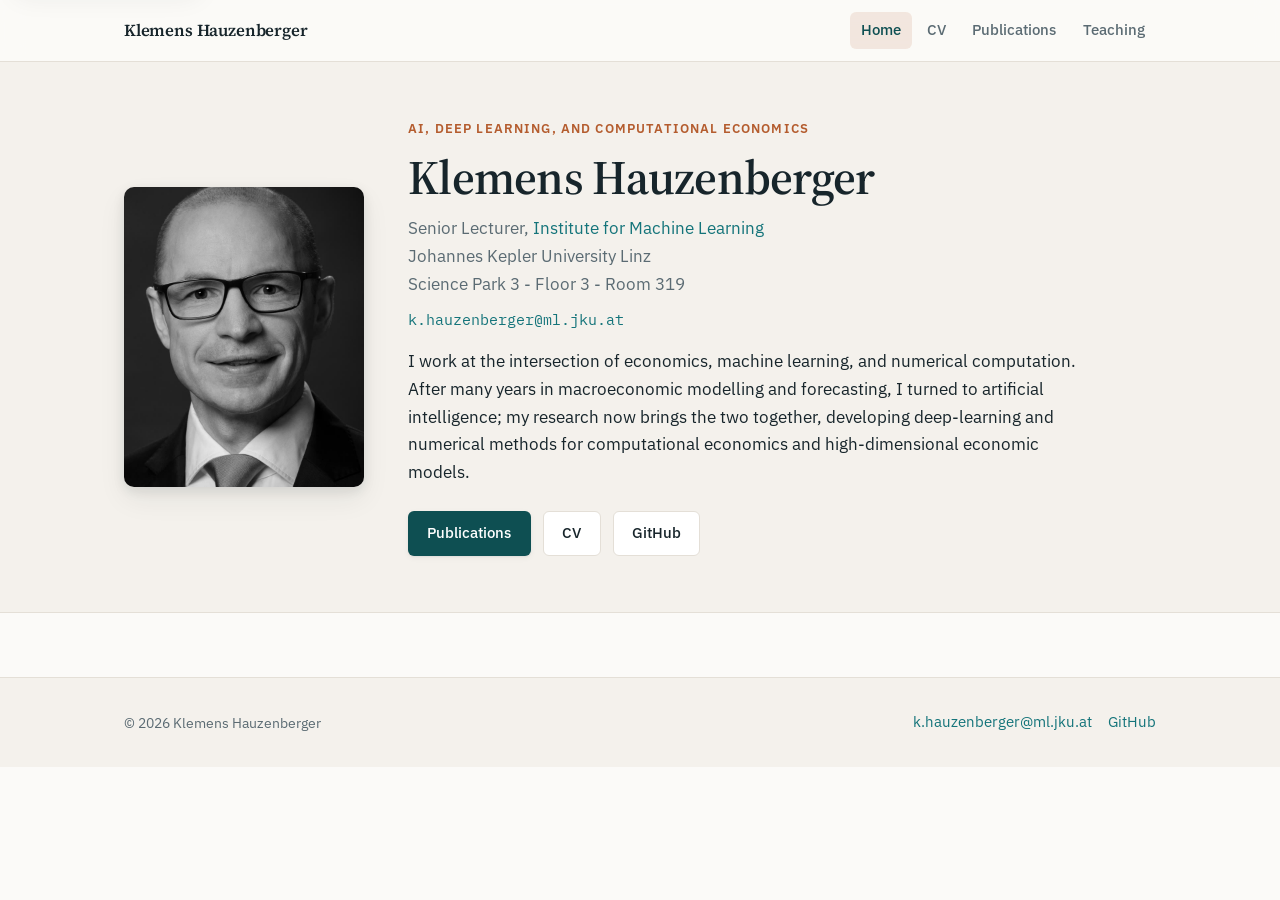
<file: index.html>
<!DOCTYPE html>
<html lang="en">
<head>
<meta charset="UTF-8">
<meta name="viewport" content="width=device-width, initial-scale=1.0">
<title>Klemens Hauzenberger | Scientific Machine Learning & Computational Economics</title>
<meta name="description" content="Personal website of Klemens Hauzenberger.">
<link rel="canonical" href="https://kle-hauzenberg.github.io/">
<meta property="og:site_name" content="Klemens Hauzenberger">
<meta property="og:title" content="Klemens Hauzenberger | Scientific Machine Learning & Computational Economics">
<meta property="og:description" content="Personal website of Klemens Hauzenberger.">
<meta property="og:type" content="website">
<meta property="og:url" content="https://kle-hauzenberg.github.io/">
<meta property="og:image" content="https://kle-hauzenberg.github.io/assets/portrait-share.jpg">
<meta property="og:image:alt" content="Portrait of Klemens Hauzenberger">
<meta name="twitter:card" content="summary_large_image">
<meta name="twitter:image" content="https://kle-hauzenberg.github.io/assets/portrait-share.jpg">
<link rel="icon" href="assets/favicon.svg" type="image/svg+xml">
<link rel="preconnect" href="https://fonts.googleapis.com">
<link rel="preconnect" href="https://fonts.gstatic.com" crossorigin>
<link href="https://fonts.googleapis.com/css2?family=IBM+Plex+Sans:wght@400;500;600&family=IBM+Plex+Mono:wght@400;500&family=Source+Serif+4:opsz,wght@8..60,400;8..60,600&display=swap" rel="stylesheet">
<link rel="stylesheet" href="style.css">
<script src="script.js" defer></script>
</head>
<body>
<a class="skip-link" href="#main">Skip to main content</a>

<nav class="navbar">
  <div class="navbar-inner">
    <a href="index.html" class="nav-brand">Klemens Hauzenberger</a>
    <button class="nav-toggle" type="button" aria-label="Toggle navigation" aria-controls="site-nav" aria-expanded="false">&#9776;</button>
    <ul class="nav-links" id="site-nav">
      <li><a href="index.html" class="active">Home</a></li>
      <li><a href="cv.html">CV</a></li>
      <li><a href="publications.html">Publications</a></li>
      <li><a href="teaching.html">Teaching</a></li>
    </ul>
  </div>
</nav>

<main id="main" class="main-flush">
<header class="hero">
  <div class="hero-inner">
    <img src="assets/portrait.jpg" alt="Klemens Hauzenberger" class="hero-photo" width="240" height="300" fetchpriority="high">
    <div class="hero-text">
      <p class="eyebrow">AI, Deep Learning, and Computational Economics</p>
      <h1>Klemens Hauzenberger</h1>
      <p class="subtitle">Senior Lecturer, <a href="https://www.jku.at/en/institute-for-machine-learning/" target="_blank" rel="noopener noreferrer">Institute for Machine Learning</a></p>
      <p class="subtitle muted">Johannes Kepler University Linz</p>
      <p class="subtitle muted">Science Park 3 - Floor 3 - Room 319 </p>
      <p class="hero-email"><a href="mailto:k.hauzenberger@ml.jku.at">k.hauzenberger@ml.jku.at</a></p>
      <p class="hero-lede">
        I work at the intersection of economics, machine learning, and numerical computation. After many years in macroeconomic modelling and forecasting, I turned to artificial intelligence; my research now brings the two together, developing deep-learning and numerical methods for computational economics and high-dimensional economic models.
      </p>
      <div class="hero-actions">
        <a class="button button-primary" href="publications.html">Publications</a>
        <a class="button button-secondary" href="cv.html">CV</a>
        <a class="button button-secondary" href="https://github.com/kle-hauzenberg" target="_blank" rel="noopener noreferrer">GitHub</a>
      </div>
    </div>
  </div>
</header>
</main>

<footer class="site-footer">
  <div class="footer-inner">
    <p class="small muted">&copy; <span data-year>2026</span> Klemens Hauzenberger</p>
    <ul class="footer-links">
      <li><a href="mailto:k.hauzenberger@ml.jku.at">k.hauzenberger@ml.jku.at</a></li>
      <li><a href="https://github.com/kle-hauzenberg" target="_blank" rel="noopener noreferrer">GitHub</a></li>
    </ul>
  </div>
</footer>
</body>
</html>
</file>
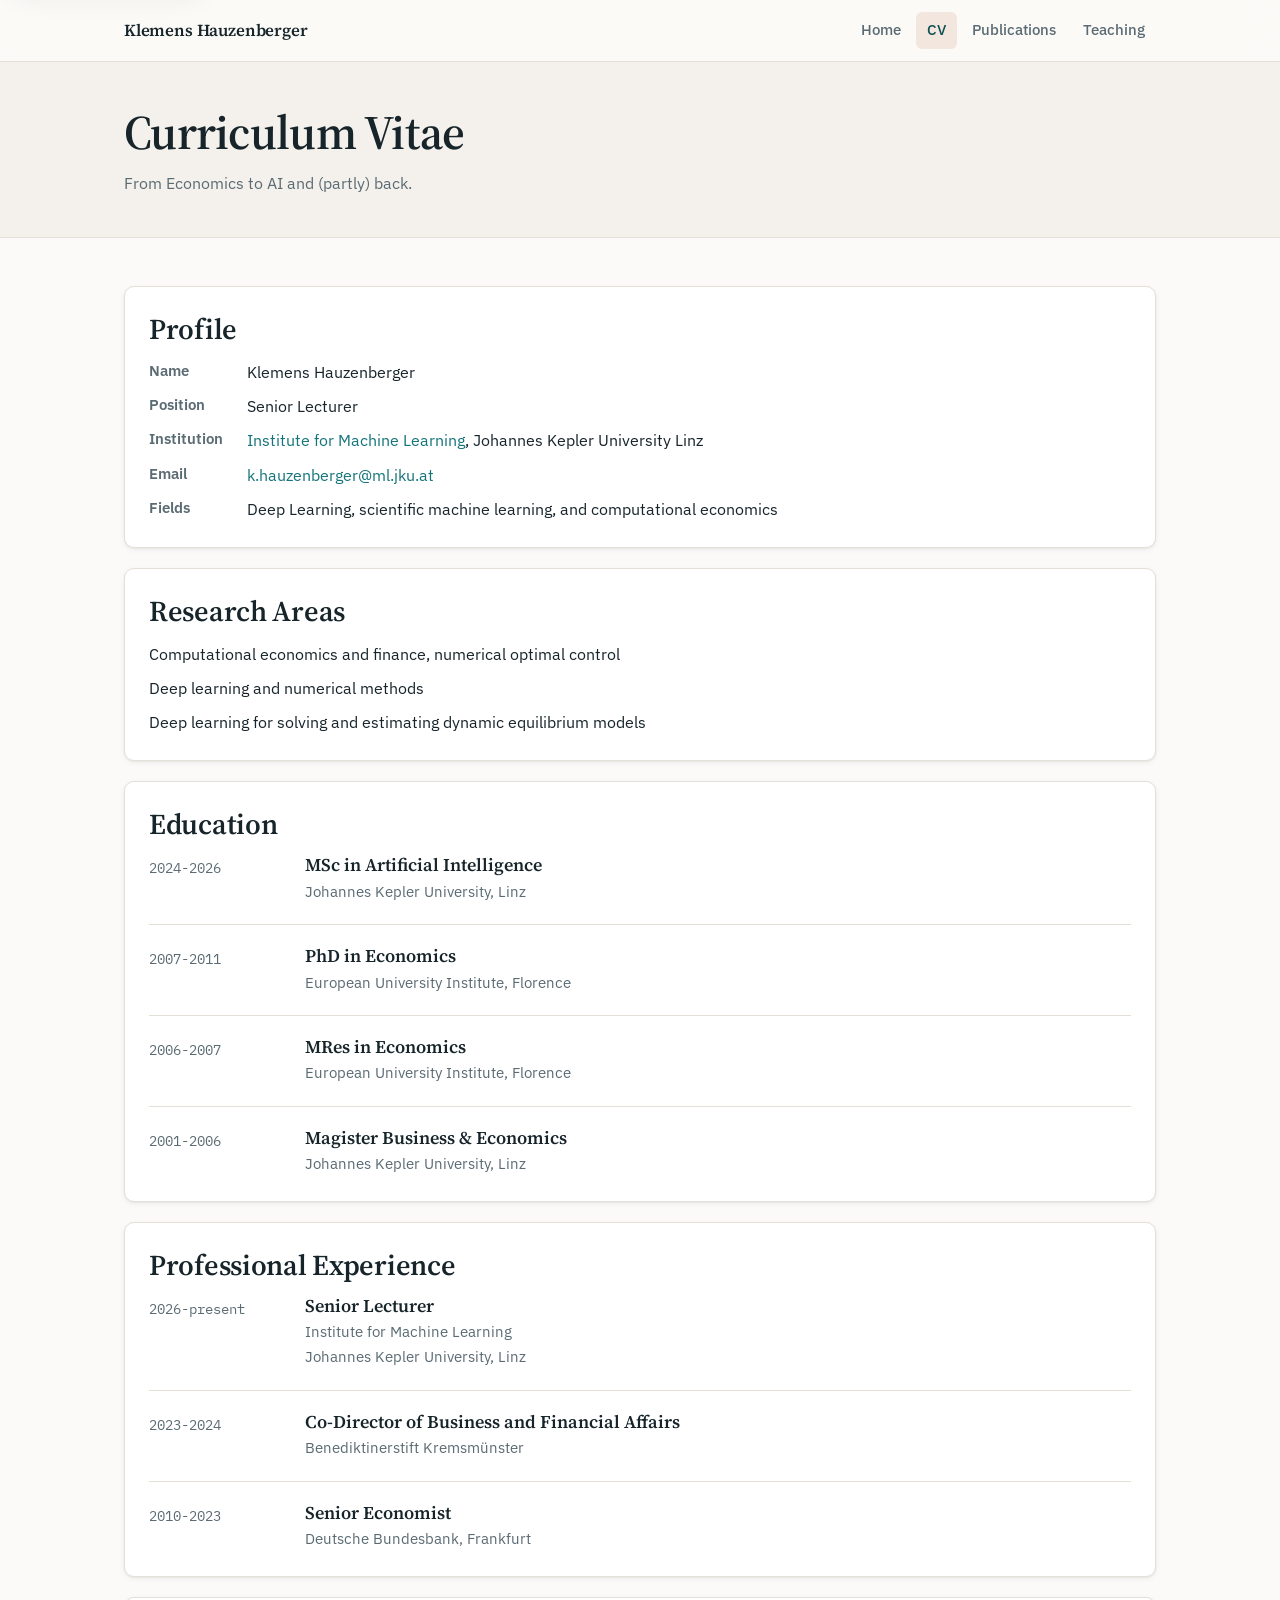
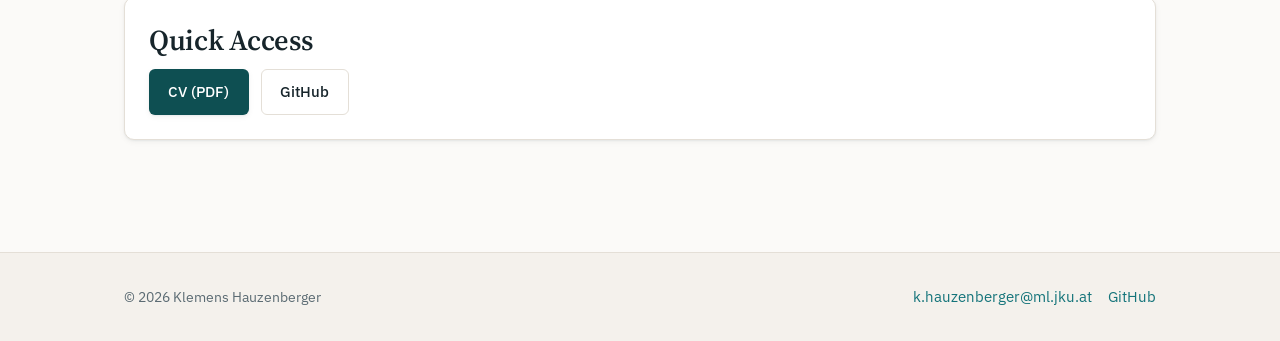
<file: cv.html>
<!DOCTYPE html>
<html lang="en">
<head>
<meta charset="UTF-8">
<meta name="viewport" content="width=device-width, initial-scale=1.0">
<title>CV | Klemens Hauzenberger</title>
<meta name="description" content="Curriculum vitae of Klemens Hauzenberger: education, research experience, and technical skills.">
<link rel="canonical" href="https://kle-hauzenberg.github.io/cv.html">
<meta property="og:site_name" content="Klemens Hauzenberger">
<meta property="og:title" content="CV | Klemens Hauzenberger">
<meta property="og:description" content="Curriculum vitae of Klemens Hauzenberger: education, research experience, and technical skills.">
<meta property="og:type" content="website">
<meta property="og:url" content="https://kle-hauzenberg.github.io/cv.html">
<meta name="twitter:card" content="summary">
<link rel="icon" href="assets/favicon.svg" type="image/svg+xml">
<link rel="preconnect" href="https://fonts.googleapis.com">
<link rel="preconnect" href="https://fonts.gstatic.com" crossorigin>
<link href="https://fonts.googleapis.com/css2?family=IBM+Plex+Sans:wght@400;500;600&family=IBM+Plex+Mono:wght@400;500&family=Source+Serif+4:opsz,wght@8..60,400;8..60,600&display=swap" rel="stylesheet">
<link rel="stylesheet" href="style.css">
<script src="script.js" defer></script>
</head>
<body>
<a class="skip-link" href="#main">Skip to main content</a>

<nav class="navbar">
  <div class="navbar-inner">
    <a href="index.html" class="nav-brand">Klemens Hauzenberger</a>
    <button class="nav-toggle" type="button" aria-label="Toggle navigation" aria-controls="site-nav" aria-expanded="false">&#9776;</button>
    <ul class="nav-links" id="site-nav">
      <li><a href="index.html">Home</a></li>
      <li><a href="cv.html" class="active">CV</a></li>
      <li><a href="publications.html">Publications</a></li>
      <li><a href="teaching.html">Teaching</a></li>
    </ul>
  </div>
</nav>

<header class="page-header">
  <div class="page-header-inner">
    <h1>Curriculum Vitae</h1>
    <p>From Economics to AI and (partly) back.</p>
  </div>
</header>

<main id="main" class="wrap">

  <section class="card">
    <h2>Profile</h2>
    <dl class="info-grid">
      <dt>Name</dt><dd>Klemens Hauzenberger</dd>
      <dt>Position</dt><dd>Senior Lecturer</dd>
      <dt>Institution</dt><dd><a href="https://www.jku.at/en/institute-for-machine-learning/" target="_blank" rel="noopener noreferrer">Institute for Machine Learning</a>, Johannes Kepler University Linz</dd>
      <dt>Email</dt><dd><a href="mailto:k.hauzenberger@ml.jku.at">k.hauzenberger@ml.jku.at</a></dd>
      <dt>Fields</dt><dd>Deep Learning, scientific machine learning, and computational economics</dd>
    </dl>
  </section>

  <section class="card">
    <h2>Research Areas</h2>
    <dl class="stack-sm">
      <dd>Computational economics and finance, numerical optimal control</dd>
      <dd>Deep learning and numerical methods</dd>
      <dd>Deep learning for solving and estimating dynamic equilibrium models</dd>
    </dl>
  </section>

  <section class="card">
    <h2>Education</h2>
    <div class="entry">
      <div class="entry-when">2024-2026 </div>
      <div class="entry-what">
        <h3>MSc in Artificial Intelligence</h3>
        <p class="entry-where">Johannes Kepler University, Linz</p>
      </div>
    </div>
    <div class="entry">
      <div class="entry-when">2007-2011</div>
      <div class="entry-what">
        <h3>PhD in Economics</h3>
        <p class="entry-where">European University Institute, Florence</p>
      </div>
    </div>
    <div class="entry">
      <div class="entry-when">2006-2007</div>
      <div class="entry-what">
        <h3>MRes in Economics</h3>
        <p class="entry-where">European University Institute, Florence</p>
      </div>
    </div>
    <div class="entry">
      <div class="entry-when">2001-2006</div>
      <div class="entry-what">
        <h3>Magister Business & Economics</h3>
        <p class="entry-where">Johannes Kepler University, Linz</p>
      </div>
    </div>
  </section>

  <section class="card">
    <h2>Professional Experience</h2>
    <div class="entry">
      <div class="entry-when">2026-present</div>
      <div class="entry-what">
        <h3>Senior Lecturer</h3>
        <p class="entry-where">Institute for Machine Learning</p>
        <p class="entry-where">Johannes Kepler University, Linz</p>
      </div>
    </div>
    <div class="entry">
      <div class="entry-when">2023-2024</div>
      <div class="entry-what">
        <h3>Co-Director of Business and Financial Affairs</h3>
        <p class="entry-where">Benediktinerstift Kremsmünster</p>
      </div>
    </div>
    <div class="entry">
      <div class="entry-when">2010-2023</div>
      <div class="entry-what">
        <h3>Senior Economist</h3>
        <p class="entry-where">Deutsche Bundesbank, Frankfurt</p>
      </div>
    </div>
  </section>

  <section class="card">
    <h2>Quick Access</h2>
    <div class="hero-actions" style="margin-top:0">
      <a class="button button-primary" href="assets/cv.pdf">CV (PDF)</a>
      <a class="button button-secondary" href="https://github.com/kle-hauzenberg" target="_blank" rel="noopener noreferrer">GitHub</a>
    </div>
  </section>

</main>

<footer class="site-footer">
  <div class="footer-inner">
    <p class="small muted">&copy; <span data-year>2026</span> Klemens Hauzenberger</p>
    <ul class="footer-links">
      <li><a href="mailto:k.hauzenberger@ml.jku.at">k.hauzenberger@ml.jku.at</a></li>
      <li><a href="https://github.com/kle-hauzenberg" target="_blank" rel="noopener noreferrer">GitHub</a></li>
    </ul>
  </div>
</footer>
</body>
</html>
</file>
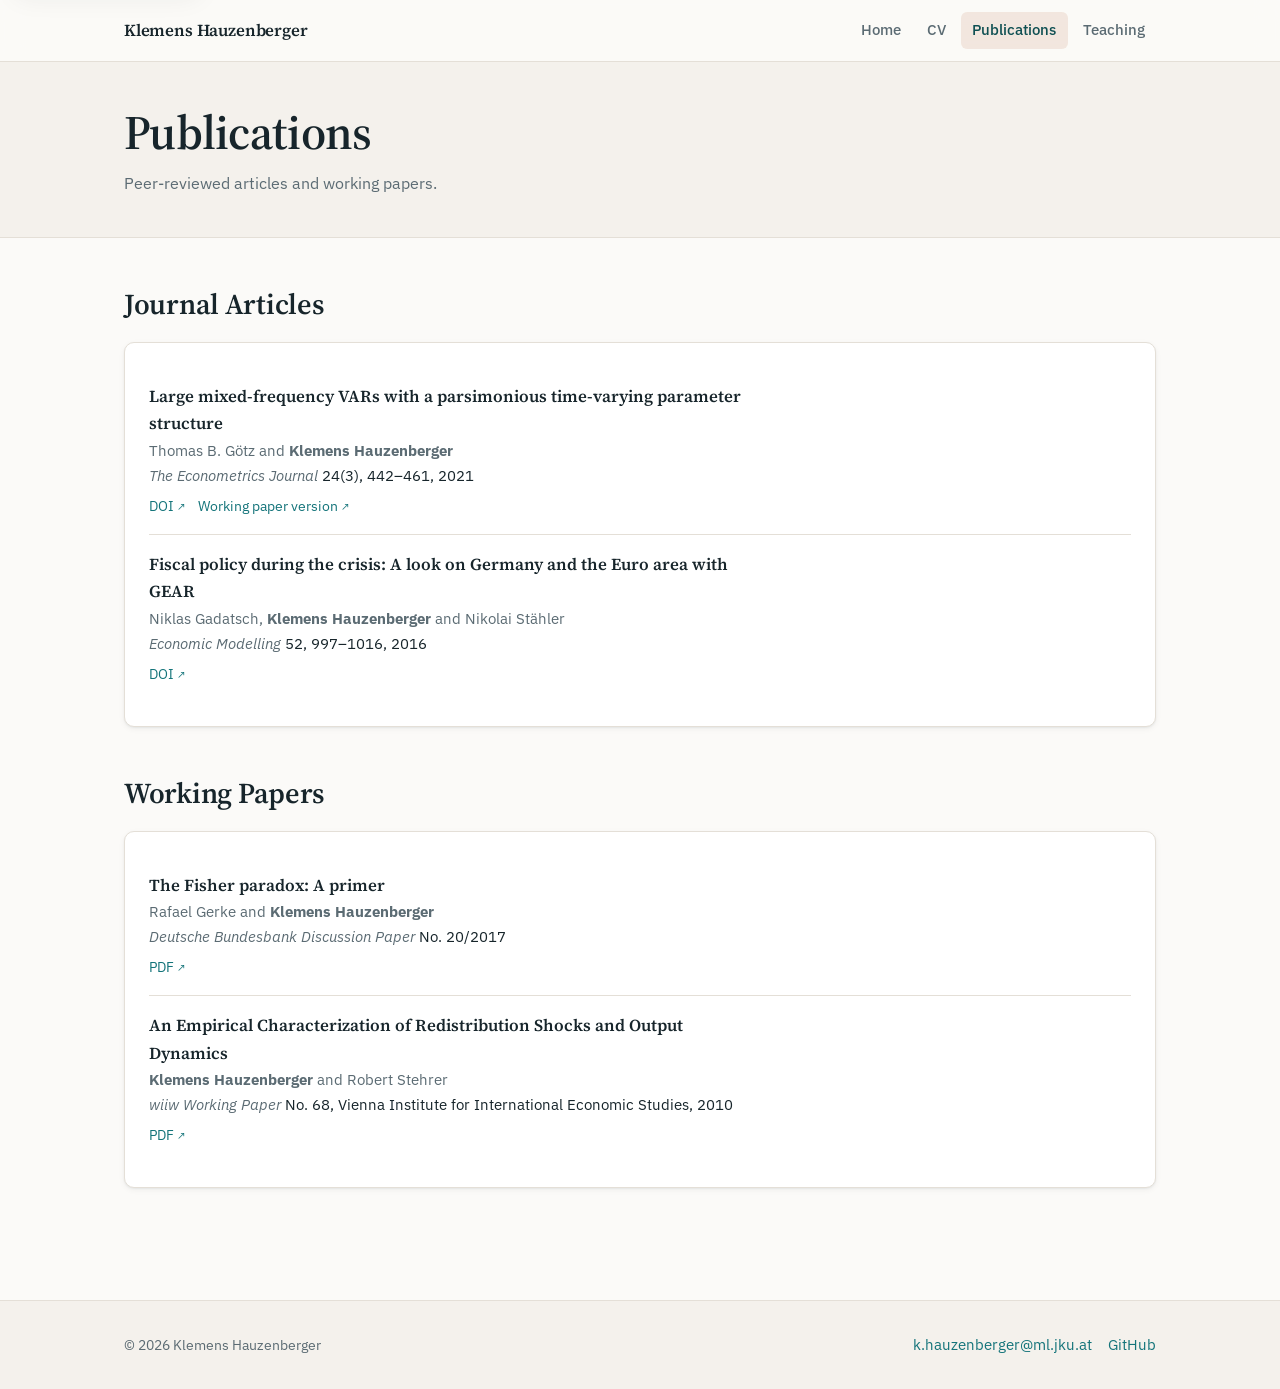
<file: publications.html>
<!DOCTYPE html>
<html lang="en">
<head>
<meta charset="UTF-8">
<meta name="viewport" content="width=device-width, initial-scale=1.0">
<title>Publications | Klemens Hauzenberger</title>
<meta name="description" content="Publications, preprints, and working papers by Klemens Hauzenberger.">
<link rel="canonical" href="https://kle-hauzenberg.github.io/publications.html">
<meta property="og:site_name" content="Klemens Hauzenberger">
<meta property="og:title" content="Publications | Klemens Hauzenberger">
<meta property="og:description" content="Publications, preprints, and working papers by Klemens Hauzenberger.">
<meta property="og:type" content="website">
<meta property="og:url" content="https://kle-hauzenberg.github.io/publications.html">
<meta name="twitter:card" content="summary">
<link rel="icon" href="assets/favicon.svg" type="image/svg+xml">
<link rel="preconnect" href="https://fonts.googleapis.com">
<link rel="preconnect" href="https://fonts.gstatic.com" crossorigin>
<link href="https://fonts.googleapis.com/css2?family=IBM+Plex+Sans:wght@400;500;600&family=IBM+Plex+Mono:wght@400;500&family=Source+Serif+4:opsz,wght@8..60,400;8..60,600&display=swap" rel="stylesheet">
<link rel="stylesheet" href="style.css">
<script src="script.js" defer></script>
</head>
<body>
<a class="skip-link" href="#main">Skip to main content</a>

<nav class="navbar">
  <div class="navbar-inner">
    <a href="index.html" class="nav-brand">Klemens Hauzenberger</a>
    <button class="nav-toggle" type="button" aria-label="Toggle navigation" aria-controls="site-nav" aria-expanded="false">&#9776;</button>
    <ul class="nav-links" id="site-nav">
      <li><a href="index.html">Home</a></li>
      <li><a href="cv.html">CV</a></li>
      <li><a href="publications.html" class="active">Publications</a></li>
      <li><a href="teaching.html">Teaching</a></li>
    </ul>
  </div>
</nav>

<header class="page-header">
  <div class="page-header-inner">
    <h1>Publications</h1>
    <p>Peer-reviewed articles and working papers.</p>
  </div>
</header>

<main id="main" class="wrap">

  <!-- To add an entry, copy one <article class="pub-item"> block and edit it.
       The search box indexes whatever text sits inside the block. -->

  <section class="section">
    <h2>Journal Articles</h2>
    <div class="card">

      <article class="pub-item">
        <p class="pub-title">Large mixed-frequency VARs with a parsimonious time-varying parameter structure</p>
        <p class="pub-authors">Thomas B. G&ouml;tz and <strong>Klemens Hauzenberger</strong></p>
        <p class="pub-venue"><em>The Econometrics Journal</em> 24(3), 442&ndash;461, 2021</p>
        <p class="pub-links">
          <a href="https://doi.org/10.1093/ectj/utab001" target="_blank" rel="noopener noreferrer">DOI</a>
          <a href="https://papers.ssrn.com/sol3/papers.cfm?abstract_id=3259739" target="_blank" rel="noopener noreferrer">Working paper version</a>
        </p>
      </article>

      <article class="pub-item">
        <p class="pub-title">Fiscal policy during the crisis: A look on Germany and the Euro area with GEAR</p>
        <p class="pub-authors">Niklas Gadatsch, <strong>Klemens Hauzenberger</strong> and Nikolai St&auml;hler</p>
        <p class="pub-venue"><em>Economic Modelling</em> 52, 997&ndash;1016, 2016</p>
        <p class="pub-links">
          <a href="https://doi.org/10.1016/j.econmod.2015.10.038" target="_blank" rel="noopener noreferrer">DOI</a>
        </p>
      </article>

    </div>
  </section>

  <section class="section">
    <h2>Working Papers</h2>
    <div class="card">

      <article class="pub-item">
        <p class="pub-title">The Fisher paradox: A primer</p>
        <p class="pub-authors">Rafael Gerke and <strong>Klemens Hauzenberger</strong></p>
        <p class="pub-venue"><em>Deutsche Bundesbank Discussion Paper</em> No. 20/2017</p>
        <p class="pub-links">
          <a href="https://www.bundesbank.de/resource/blob/704100/7d4178ef357988d79ce1307faea5eb80/mL/2017-07-04-dkp-20-data.pdf" target="_blank" rel="noopener noreferrer">PDF</a>
        </p>
      </article>

      <article class="pub-item">
        <p class="pub-title">An Empirical Characterization of Redistribution Shocks and Output Dynamics</p>
        <p class="pub-authors"><strong>Klemens Hauzenberger</strong> and Robert Stehrer</p>
        <p class="pub-venue"><em>wiiw Working Paper</em> No. 68, Vienna Institute for International Economic Studies, 2010</p>
        <p class="pub-links">
          <a href="https://www.econstor.eu/bitstream/10419/203933/1/wiiw-wp-068.pdf" target="_blank" rel="noopener noreferrer">PDF</a>
        </p>
      </article>

    </div>
  </section>

</main>

<footer class="site-footer">
  <div class="footer-inner">
    <p class="small muted">&copy; <span data-year>2026</span> Klemens Hauzenberger</p>
    <ul class="footer-links">
      <li><a href="mailto:k.hauzenberger@ml.jku.at">k.hauzenberger@ml.jku.at</a></li>
      <li><a href="https://github.com/kle-hauzenberg" target="_blank" rel="noopener noreferrer">GitHub</a></li>
    </ul>
  </div>
</footer>
</body>
</html>
</file>
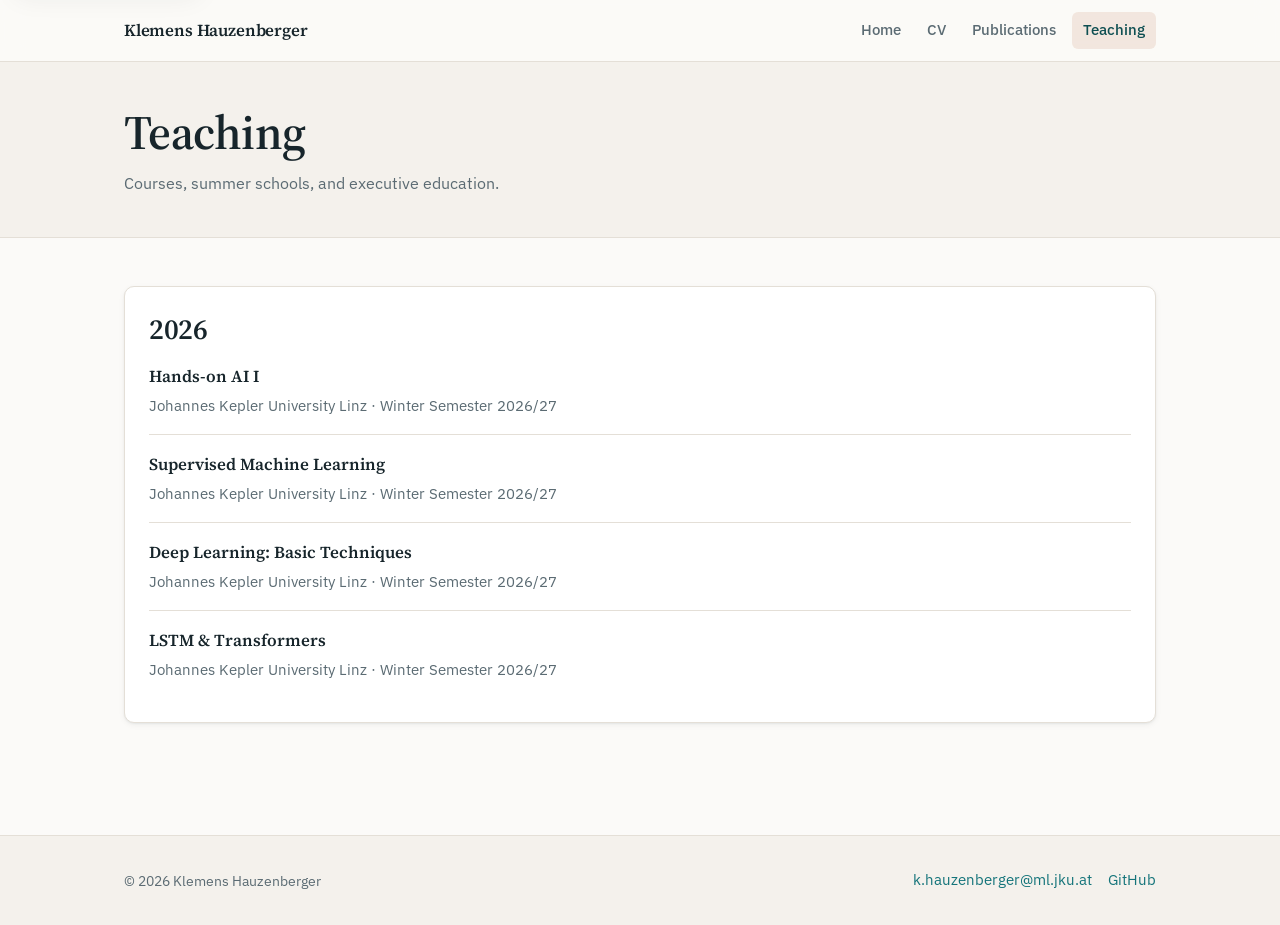
<file: teaching.html>
<!DOCTYPE html>
<html lang="en">
<head>
<meta charset="UTF-8">
<meta name="viewport" content="width=device-width, initial-scale=1.0">
<title>Teaching | Klemens Hauzenberger</title>
<meta name="description" content="Courses, seminars, and teaching material by Klemens Hauzenberger.">
<link rel="canonical" href="https://kle-hauzenberg.github.io/teaching.html">
<meta property="og:site_name" content="Klemens Hauzenberger">
<meta property="og:title" content="Teaching | Klemens Hauzenberger">
<meta property="og:description" content="Courses, seminars, and teaching material by Klemens Hauzenberger.">
<meta property="og:type" content="website">
<meta property="og:url" content="https://kle-hauzenberg.github.io/teaching.html">
<meta name="twitter:card" content="summary">
<link rel="icon" href="assets/favicon.svg" type="image/svg+xml">
<link rel="preconnect" href="https://fonts.googleapis.com">
<link rel="preconnect" href="https://fonts.gstatic.com" crossorigin>
<link href="https://fonts.googleapis.com/css2?family=IBM+Plex+Sans:wght@400;500;600&family=IBM+Plex+Mono:wght@400;500&family=Source+Serif+4:opsz,wght@8..60,400;8..60,600&display=swap" rel="stylesheet">
<link rel="stylesheet" href="style.css">
<script src="script.js" defer></script>
</head>
<body>
<a class="skip-link" href="#main">Skip to main content</a>

<nav class="navbar">
  <div class="navbar-inner">
    <a href="index.html" class="nav-brand">Klemens Hauzenberger</a>
    <button class="nav-toggle" type="button" aria-label="Toggle navigation" aria-controls="site-nav" aria-expanded="false">&#9776;</button>
    <ul class="nav-links" id="site-nav">
      <li><a href="index.html">Home</a></li>
      <li><a href="cv.html">CV</a></li>
      <li><a href="publications.html">Publications</a></li>
      <li><a href="teaching.html" class="active">Teaching</a></li>
    </ul>
  </div>
</nav>

<header class="page-header">
  <div class="page-header-inner">
    <h1>Teaching</h1>
    <p>Courses, summer schools, and executive education.</p>
  </div>
</header>

<main id="main" class="wrap">

  <section class="card">
    <h2>2026</h2>

    <div class="course-item">
      <div class="course-title">Hands-on AI I</div>
      <div class="course-meta">Johannes Kepler University Linz &middot; Winter Semester 2026/27</div>
    </div>

    <div class="course-item">
      <div class="course-title">Supervised Machine Learning</div>
      <div class="course-meta">Johannes Kepler University Linz &middot; Winter Semester 2026/27</div>
    </div>

    <div class="course-item">
      <div class="course-title">Deep Learning: Basic Techniques</div>
      <div class="course-meta">Johannes Kepler University Linz &middot; Winter Semester 2026/27</div>
    </div>

    <div class="course-item">
      <div class="course-title">LSTM &amp; Transformers</div>
      <div class="course-meta">Johannes Kepler University Linz &middot; Winter Semester 2026/27</div>
    </div>
  </section>

</main>

<footer class="site-footer">
  <div class="footer-inner">
    <p class="small muted">&copy; <span data-year>2026</span> Klemens Hauzenberger</p>
    <ul class="footer-links">
      <li><a href="mailto:k.hauzenberger@ml.jku.at">k.hauzenberger@ml.jku.at</a></li>
      <li><a href="https://github.com/kle-hauzenberg" target="_blank" rel="noopener noreferrer">GitHub</a></li>
    </ul>
  </div>
</footer>
</body>
</html>
</file>
<file: style.css>
/* ============================================================
   Klemens Hauzenberger — personal academic homepage
   Hand-written design system. No build step, no framework.
   ============================================================ */

/* ---------- Reset ---------- */
*, *::before, *::after { box-sizing: border-box; margin: 0; padding: 0; }

/* ---------- Design tokens ---------- */
:root {
  --primary:        #0e4f52;
  --primary-light:  #14747a;
  --accent:         #b45c2e;
  --accent-soft:    rgba(180, 92, 46, .12);

  --bg:             #fbfaf8;
  --bg-tint:        #f4f1ec;
  --surface:        #ffffff;
  --text:           #17252b;
  --text-muted:     #5b6b73;
  --border:         #e4dfd7;

  --shadow:    0 1px 2px rgba(23,37,43,.06), 0 2px 6px rgba(23,37,43,.05);
  --shadow-lg: 0 4px 12px rgba(23,37,43,.10), 0 12px 28px rgba(23,37,43,.07);

  --radius:    10px;
  --radius-sm: 6px;
  --max-w:     1080px;
  --measure:   68ch;

  --font-body: 'IBM Plex Sans', -apple-system, BlinkMacSystemFont, 'Segoe UI', Roboto, sans-serif;
  --font-head: 'Source Serif 4', Georgia, 'Times New Roman', serif;
  --font-mono: 'IBM Plex Mono', ui-monospace, SFMono-Regular, Menlo, monospace;
}

/* ---------- Base ---------- */
html { font-size: 16px; scroll-behavior: smooth; color-scheme: light; }
@media (prefers-reduced-motion: reduce) {
  html { scroll-behavior: auto; }
  *, *::before, *::after { animation-duration: .01ms !important; transition-duration: .01ms !important; }
}

body {
  font-family: var(--font-body);
  background: var(--bg);
  color: var(--text);
  line-height: 1.65;
  -webkit-font-smoothing: antialiased;
  text-rendering: optimizeLegibility;
}

h1, h2, h3, h4 { font-family: var(--font-head); line-height: 1.25; font-weight: 600; }
h1 { font-size: clamp(2rem, 1.4rem + 2.4vw, 3rem); letter-spacing: -.015em; }
h2 { font-size: clamp(1.4rem, 1.15rem + 1vw, 1.8rem); letter-spacing: -.01em; }
h3 { font-size: 1.125rem; }

p { max-width: var(--measure); }

a { color: var(--primary-light); text-decoration: none; transition: color .18s ease; }
a:hover { color: var(--accent); }
a.underlined { text-decoration: underline; text-underline-offset: 3px; text-decoration-thickness: 1px; }

:focus-visible { outline: 3px solid var(--accent); outline-offset: 3px; border-radius: 2px; }

img { max-width: 100%; display: block; }
[hidden] { display: none !important; }
code, kbd { font-family: var(--font-mono); font-size: .875em; }

.skip-link {
  position: absolute; left: 1rem; top: -4rem; z-index: 100;
  background: var(--surface); color: var(--text);
  padding: .6rem 1rem; border-radius: var(--radius-sm);
  border: 1px solid var(--border); box-shadow: var(--shadow-lg);
  transition: top .2s ease;
}
.skip-link:focus { top: 1rem; }

/* ---------- Layout helpers ---------- */
.wrap { width: 100%; max-width: var(--max-w); margin-inline: auto; padding-inline: 1.5rem; }
.stack > * + * { margin-top: 1rem; }
.stack-sm > * + * { margin-top: .5rem; }
.muted { color: var(--text-muted); }
.small { font-size: .9rem; }
.center { text-align: center; }

/* ---------- Navbar ---------- */
.navbar {
  position: sticky; top: 0; z-index: 50;
  background: color-mix(in srgb, var(--bg) 88%, transparent);
  backdrop-filter: saturate(180%) blur(12px);
  border-bottom: 1px solid var(--border);
}
.navbar-inner {
  max-width: var(--max-w); margin-inline: auto;
  padding: .75rem 1.5rem;
  display: flex; align-items: center; gap: 1rem;
}
.nav-brand {
  font-family: var(--font-head); font-weight: 600; font-size: 1.05rem;
  color: var(--text); margin-right: auto; letter-spacing: -.01em;
}
.nav-brand:hover { color: var(--primary-light); }

.nav-links { list-style: none; display: flex; align-items: center; gap: .25rem; }
.nav-links a {
  display: block; padding: .4rem .7rem; border-radius: var(--radius-sm);
  color: var(--text-muted); font-size: .925rem; font-weight: 500;
  transition: background .18s ease, color .18s ease;
}
.nav-links a:hover { background: var(--bg-tint); color: var(--text); }
.nav-links a.active { color: var(--primary); background: var(--accent-soft); }

.nav-toggle {
  background: none; border: 1px solid var(--border); color: var(--text);
  border-radius: var(--radius-sm); cursor: pointer;
  width: 2.25rem; height: 2.25rem;
  display: inline-flex; align-items: center; justify-content: center;
  font-size: 1rem; transition: background .18s ease;
}
.nav-toggle:hover { background: var(--bg-tint); }
.nav-toggle { display: none; }

/* ---------- Hero ---------- */
.hero { border-bottom: 1px solid var(--border); background: var(--bg-tint); }
.hero-inner {
  max-width: var(--max-w); margin-inline: auto;
  padding: 3.5rem 1.5rem;
  display: grid; grid-template-columns: 240px 1fr; gap: 2.75rem; align-items: center;
}
.hero-photo {
  width: 240px; height: 300px; object-fit: cover; object-position: center top;
  border-radius: var(--radius);
  box-shadow: var(--shadow-lg);
}
.eyebrow {
  font-size: .8rem; font-weight: 600; letter-spacing: .09em;
  text-transform: uppercase; color: var(--accent); margin-bottom: .5rem;
}
.hero h1 { margin-bottom: .5rem; }
.subtitle { color: var(--text-muted); font-size: 1.05rem; }
.hero-lede { margin-top: 1rem; font-size: 1.05rem; }

.hero-email {
  margin-top: .55rem;
  font-family: var(--font-mono);
  font-size: .95rem;
}

.hero-actions { margin-top: 1.5rem; display: flex; flex-wrap: wrap; gap: .75rem; }
.button {
  display: inline-block; padding: .6rem 1.15rem;
  border-radius: var(--radius-sm); font-size: .925rem; font-weight: 500;
  border: 1px solid transparent; cursor: pointer;
  transition: transform .15s ease, box-shadow .18s ease, background .18s ease;
}
.button:hover { transform: translateY(-1px); }
.button-primary { background: var(--primary); color: #fff; box-shadow: var(--shadow); }
.button-primary:hover { background: var(--primary-light); color: #fff; }
.button-secondary { background: var(--surface); color: var(--text); border-color: var(--border); }
.button-secondary:hover { border-color: var(--primary-light); color: var(--primary-light); }

/* ---------- Page header (subpages) ---------- */
.page-header { border-bottom: 1px solid var(--border); background: var(--bg-tint); }
.page-header-inner { max-width: var(--max-w); margin-inline: auto; padding: 2.5rem 1.5rem; }
.page-header p { margin-top: .5rem; color: var(--text-muted); }

.main-flush { padding-block: 0; }

/* ---------- Sections & cards ---------- */
main { padding-block: 3rem; }
.section + .section { margin-top: 3rem; }
.section > h2 { margin-bottom: 1.25rem; }

.card {
  background: var(--surface); border: 1px solid var(--border);
  border-radius: var(--radius); padding: 1.5rem; box-shadow: var(--shadow);
}
.card + .card { margin-top: 1.25rem; }
.card > h2, .card > h3 { margin-bottom: .75rem; }

.grid { display: grid; gap: 1.25rem; }
.grid-2 { grid-template-columns: repeat(auto-fit, minmax(280px, 1fr)); }
.grid-3 { grid-template-columns: repeat(auto-fit, minmax(240px, 1fr)); }

.info-grid { display: grid; grid-template-columns: max-content 1fr; gap: .5rem 1.5rem; }
.info-grid dt { font-weight: 600; color: var(--text-muted); font-size: .925rem; }
.info-grid dd { margin: 0; }

/* Research-area / feature tiles */
.tile { border-left: 3px solid var(--accent); padding-left: 1rem; }
.tile h3 { margin-bottom: .35rem; }
.tile p { color: var(--text-muted); font-size: .95rem; }

/* Timeline entries (CV, teaching) */
.entry { display: grid; grid-template-columns: 8.5rem 1fr; gap: 1.25rem; }
.entry + .entry { margin-top: 1.25rem; padding-top: 1.25rem; border-top: 1px solid var(--border); }
.entry-when { font-family: var(--font-mono); font-size: .85rem; color: var(--text-muted); padding-top: .2rem; }
.entry-what h3 { margin-bottom: .15rem; }
.entry-where { color: var(--text-muted); font-size: .95rem; }

/* Tags */
.tags { display: flex; flex-wrap: wrap; gap: .4rem; margin-top: .6rem; }
.tag {
  font-size: .78rem; font-weight: 500; font-family: var(--font-mono);
  padding: .15rem .55rem; border-radius: 999px;
  background: var(--bg-tint); color: var(--text-muted); border: 1px solid var(--border);
}

/* ---------- Teaching ---------- */
.course-item { padding: 1rem 0; }
.course-item:first-of-type { padding-top: .25rem; }
.course-item + .course-item { border-top: 1px solid var(--border); }
.course-title {
  font-family: var(--font-head); font-size: 1.05rem; font-weight: 600;
  margin-bottom: .15rem;
}
.course-meta { font-size: .95rem; color: var(--text-muted); }

/* ---------- Publications ---------- */
.pub-item { padding: 1rem 0; }
.pub-item + .pub-item { border-top: 1px solid var(--border); }
.pub-title { font-family: var(--font-head); font-size: 1.05rem; font-weight: 600; }
.pub-authors { font-size: .95rem; color: var(--text-muted); }
.pub-venue { font-size: .95rem; }
.pub-venue em { color: var(--text-muted); }
.pub-links { display: flex; flex-wrap: wrap; gap: .75rem; margin-top: .4rem; font-size: .875rem; }
.pub-links a::after { content: " \2197"; font-size: .8em; }

/* ---------- Footer ---------- */
.site-footer {
  border-top: 1px solid var(--border); background: var(--bg-tint);
  margin-top: 4rem; padding-block: 2rem;
}
.footer-inner {
  max-width: var(--max-w); margin-inline: auto; padding-inline: 1.5rem;
  display: flex; flex-wrap: wrap; gap: 1rem; justify-content: space-between; align-items: center;
}
.footer-links { display: flex; flex-wrap: wrap; gap: 1rem; list-style: none; font-size: .925rem; }

/* ---------- Wide content must scroll, never the page ---------- */
.scroll-x { overflow-x: auto; }

/* ---------- Responsive ---------- */
@media (max-width: 860px) {
  .hero-inner { grid-template-columns: 1fr; text-align: center; padding-block: 2.5rem; }
  .hero-photo { margin-inline: auto; width: 200px; height: 250px; }
  .hero p, .hero-lede { margin-inline: auto; }
  .hero-actions { justify-content: center; }
}

@media (max-width: 768px) {
  .nav-toggle { display: inline-flex; order: 3; }
  .nav-links {
    display: none; order: 4; flex-basis: 100%; flex-direction: column;
    align-items: stretch; gap: .15rem; padding-top: .5rem;
  }
  .nav-links.open { display: flex; }
  .entry { grid-template-columns: 1fr; gap: .25rem; }
  .info-grid { grid-template-columns: 1fr; gap: .15rem 0; }
  .info-grid dd + dt { margin-top: .75rem; }
}
</file>
